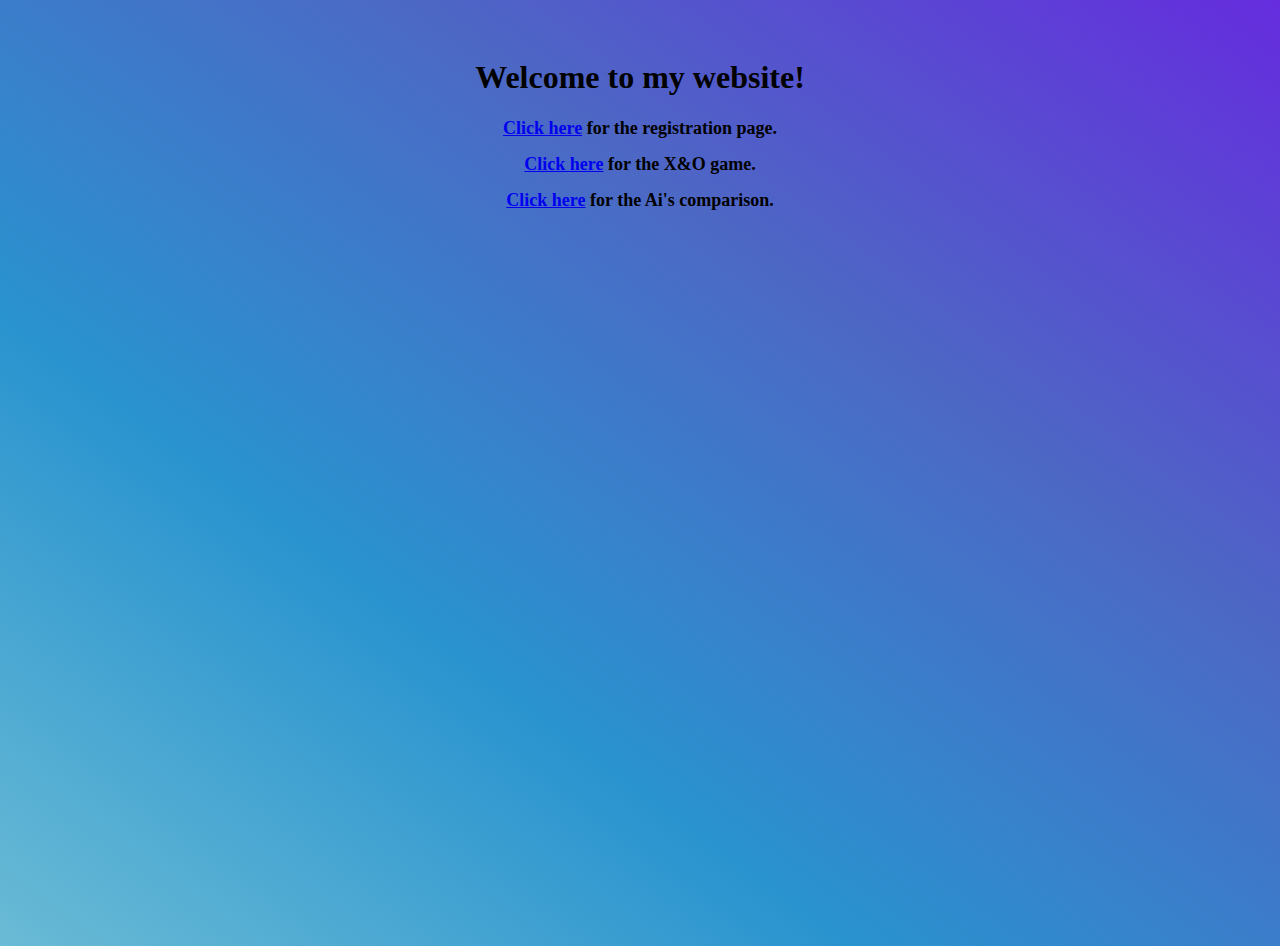
<file: index.html>
<!DOCTYPE html>
<html lang="en">
<head>
    <meta charset="UTF-8">
    <meta name="viewport" content="width=device-width, initial-scale=1.0">
    <title>Shahar</title>
    <link rel="stylesheet" href="index.css">
</head>
<body>
    <h1>Welcome to my website!</h1>
    
    <h2><a href="/registration-page" id="registration-link">Click here</a> for the registration page.</h2>
    <h2><a href="/xo-game" id="xo-link">Click here</a> for the X&O game.</h2>
    <h2><a href="/Ais" id="xo-link">Click here</a> for the Ai's comparison.</h2>
</body>
</html>
</file>
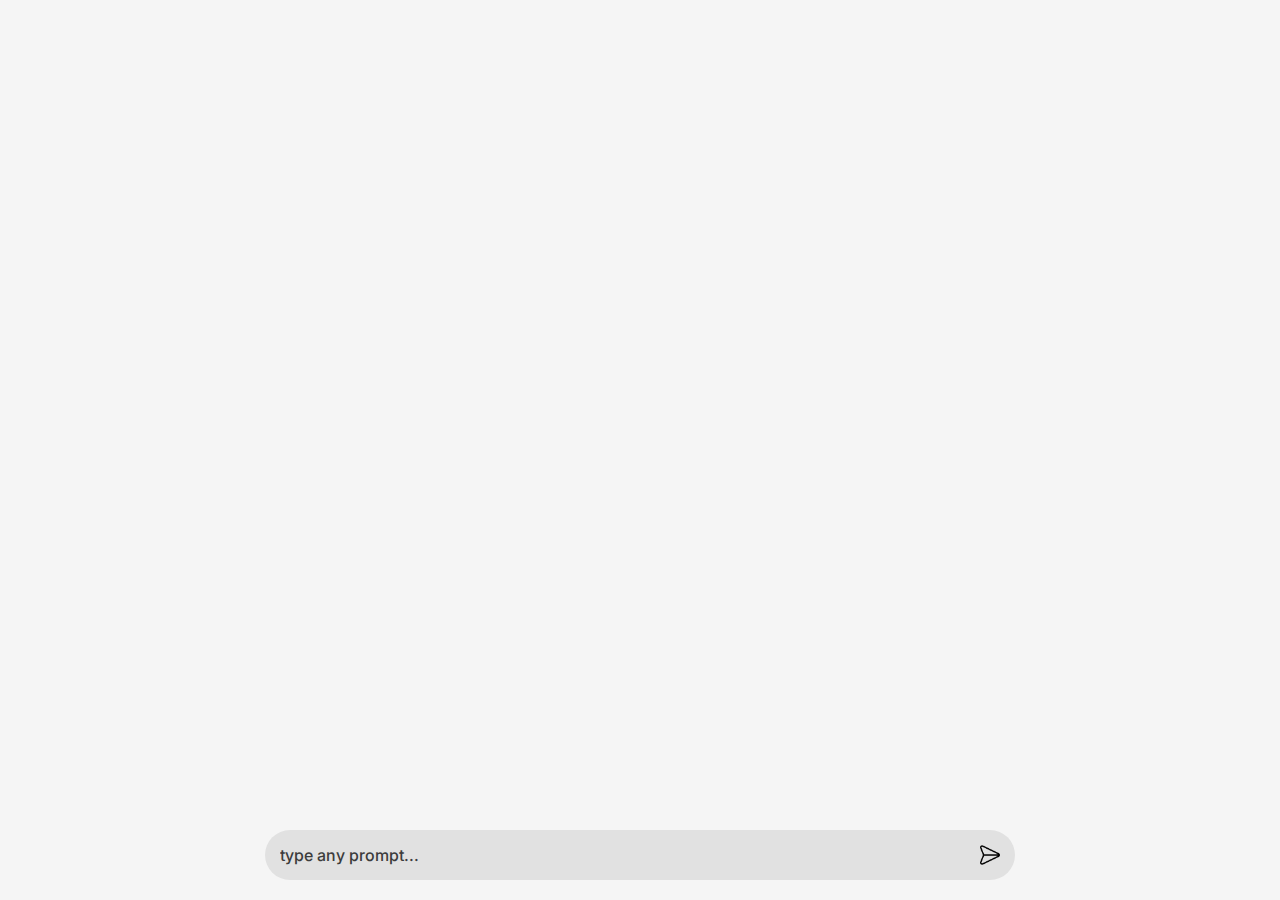
<file: Ais/index.html>
<!DOCTYPE html>
<html lang="en">
<head>
    <meta charset="UTF-8">
    <meta name="viewport" content="width=device-width, initial-scale=1.0">
    <title>Ai comparison</title>
    <link rel="stylesheet" href="index.css">
</head>
<body>
    
    <div id="input-wrapper">
        <input type="text" id="input-bar" placeholder="type any prompt...">
        <button id="send-button"></button>
    </div>
</body>
</html>
</file>
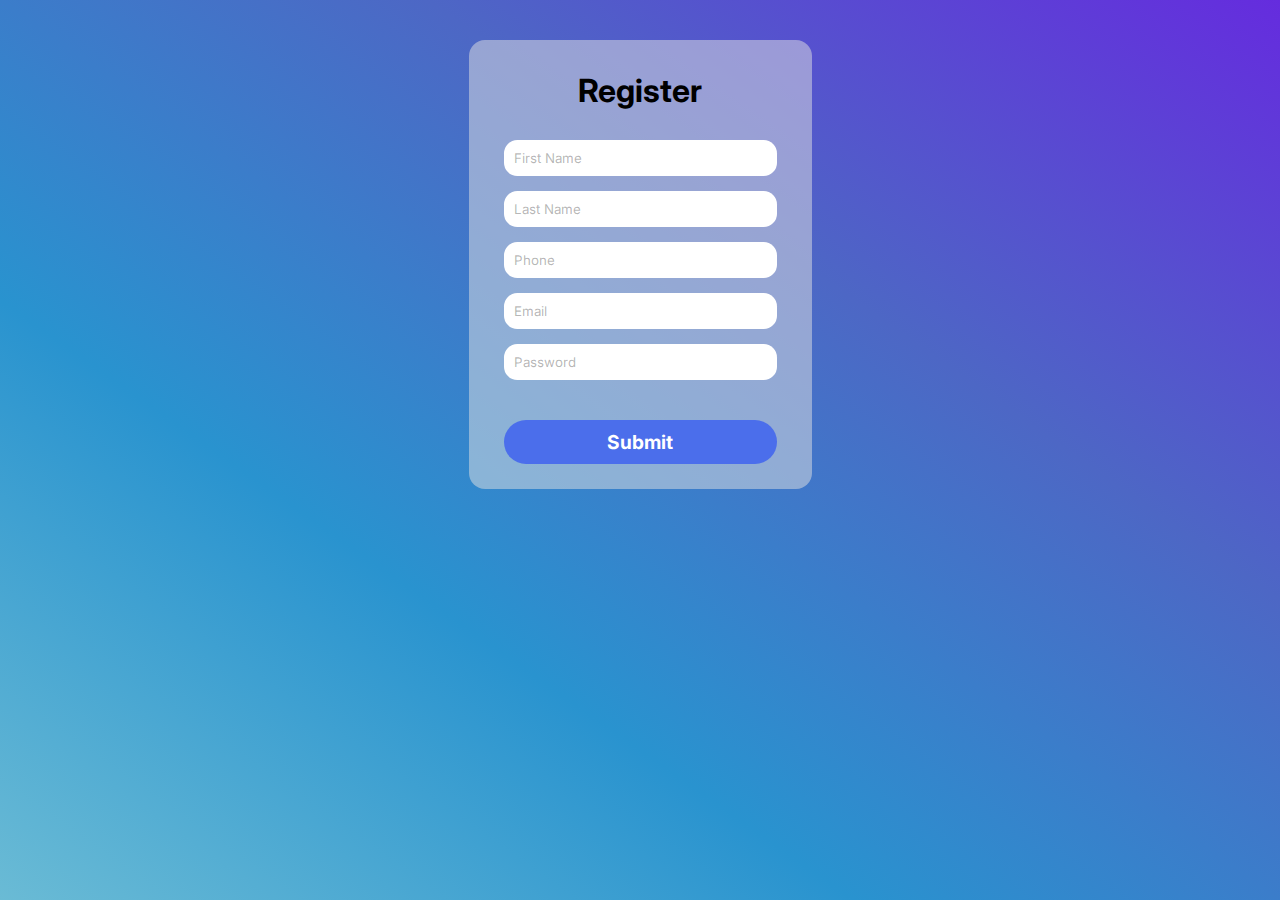
<file: figma-registration-page/index.html>
<!DOCTYPE html>
<html lang="en">
<head>
    <title>Register</title>
    
    <meta charset="UTF-8">
    <meta name="viewport" content="width=device-width, initial-scale=1.0">
    
    <!-- the link to the font "inter" from google -->
    <link rel="preconnect" href="https://fonts.googleapis.com">
    <link rel="preconnect" href="https://fonts.gstatic.com" crossorigin>
    <link href="https://fonts.googleapis.com/css2?family=Inter:wght@100..900&display=swap" rel="stylesheet">

    <link rel="stylesheet" href="register.css">
</head>
    
<body>
    <form id="register-container" action="info-submitted.html">
        <h1 id="header">Register</h1>

        <input type="text", placeholder="First Name", name="fname">
        <input type="text", placeholder="Last Name", name="lname">
        <input type="text", placeholder="Phone", name="phone">
        <input type="email", placeholder="Email", name="email">
        <input type="password", placeholder="Password", name="password">

        <button type="submit", id="sbmt-btn">Submit</button>
    </form>
</body>
</html>
</file>
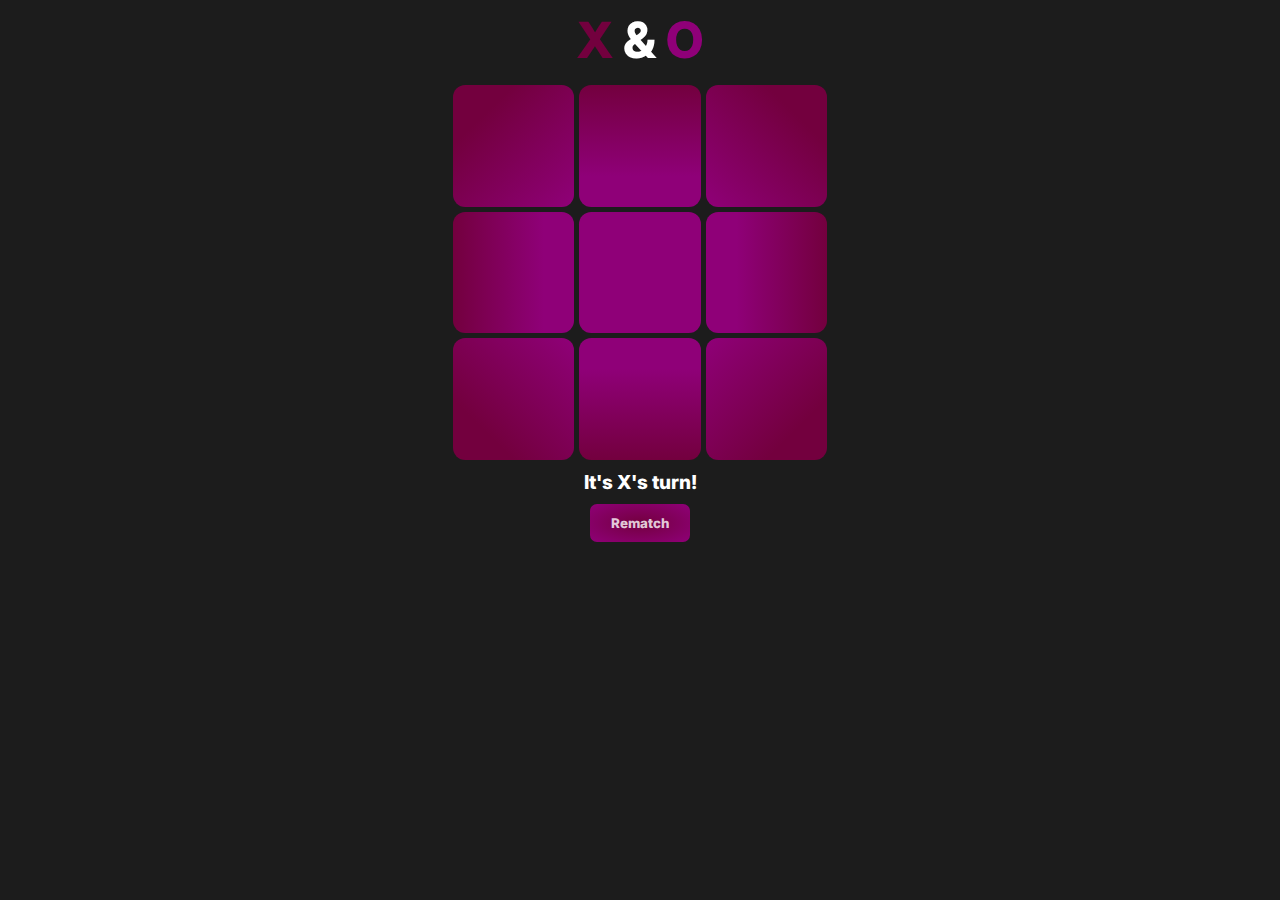
<file: xo-game/index.html>
<!DOCTYPE html>
<html lang="en">
<head>
    <meta charset="UTF-8">
    <meta name="viewport" content="width=device-width, initial-scale=1.0">

    <link rel="stylesheet" href="index.css">
    <script src="index.js"></script>

    <title>X&O Game</title>
</head>
<body>
    <h1> <span id="X">X</span> <span id="and">&</span> <span id="O">O</span> </h1>

    <div class="table">
            <button id="topLeft" onclick="whosTurn('topLeft')"><div></div></button>
            <button id="topMiddle" onclick="whosTurn('topMiddle')"><div></div></button>
            <button id="topRight" onclick="whosTurn('topRight')"><div></div></button>

            <button id="middleLeft" onclick="whosTurn('middleLeft')"><div></div></button>
            <button id="middleMiddle" onclick="whosTurn('middleMiddle')"><div></div></button>
            <button id="middleRight" onclick="whosTurn('middleRight')"><div></div></button>

            <button id="bottomLeft" onclick="whosTurn('bottomLeft')"><div></div></button>
            <button id="bottomMiddle" onclick="whosTurn('bottomMiddle')"><div></div></button>
            <button id="bottomRight" onclick="whosTurn('bottomRight')"><div></div></button>
    </div>

    <p id="turnP">It's X's turn!</p>

    <!-- TODO: make the rematch button enable all the buttons  -->
     <div id="rematch-btn"><button onclick="rematch()">Rematch</button></div>
</body>
</html>
</file>
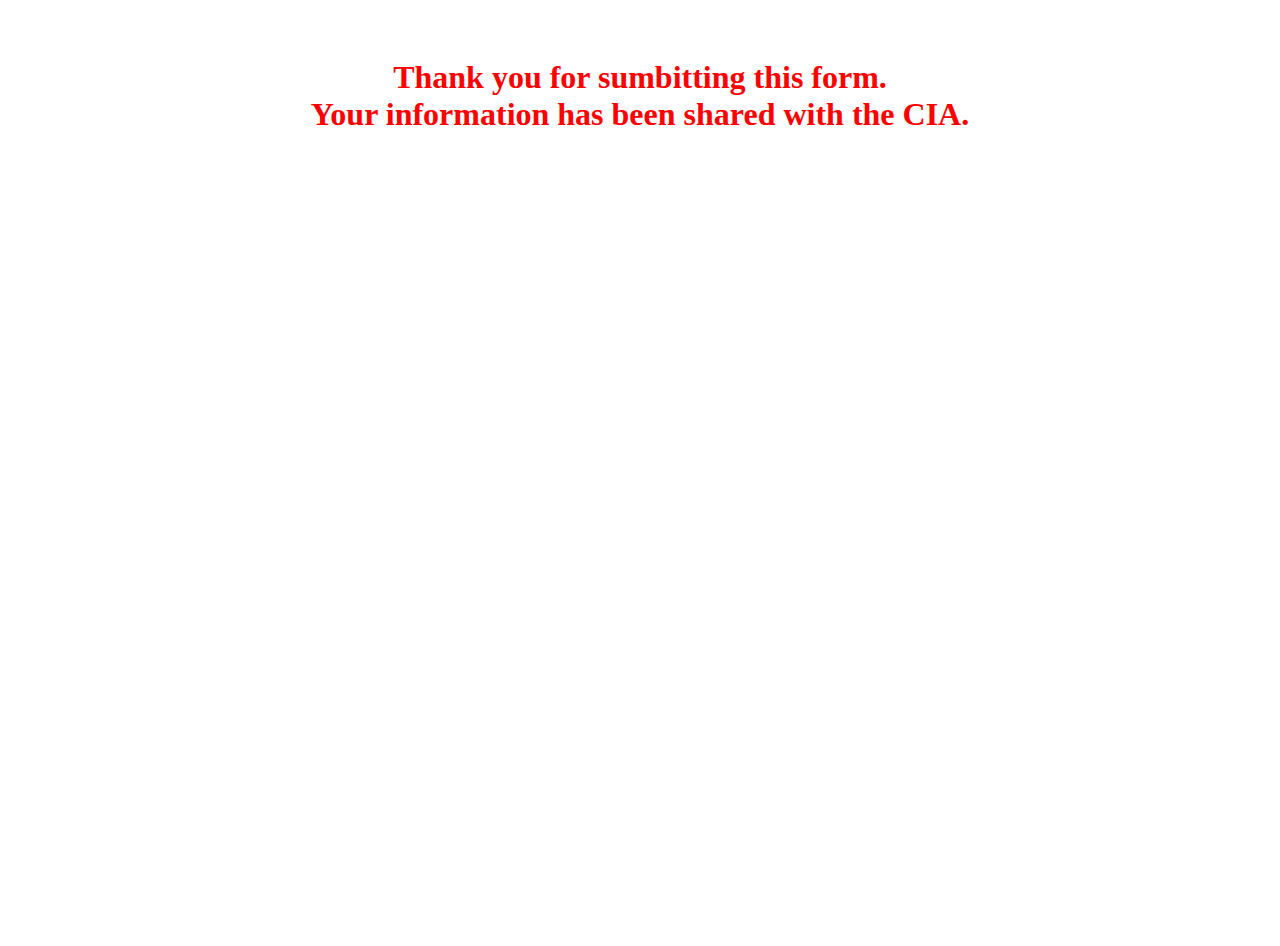
<file: figma-registration-page/info-submitted.html>
<!DOCTYPE html>
<html lang="en">
<head>
    <meta charset="UTF-8">
    <meta name="viewport" content="width=device-width, initial-scale=1.0">
    <link rel="stylesheet" href="info-submitted.css">
    <title>Goverment Tools</title>
</head>
<body>
    <h1>Thank you for sumbitting this form. 
        <br> Your information has been shared with the CIA.</h1>
</body>
</html>
</file>
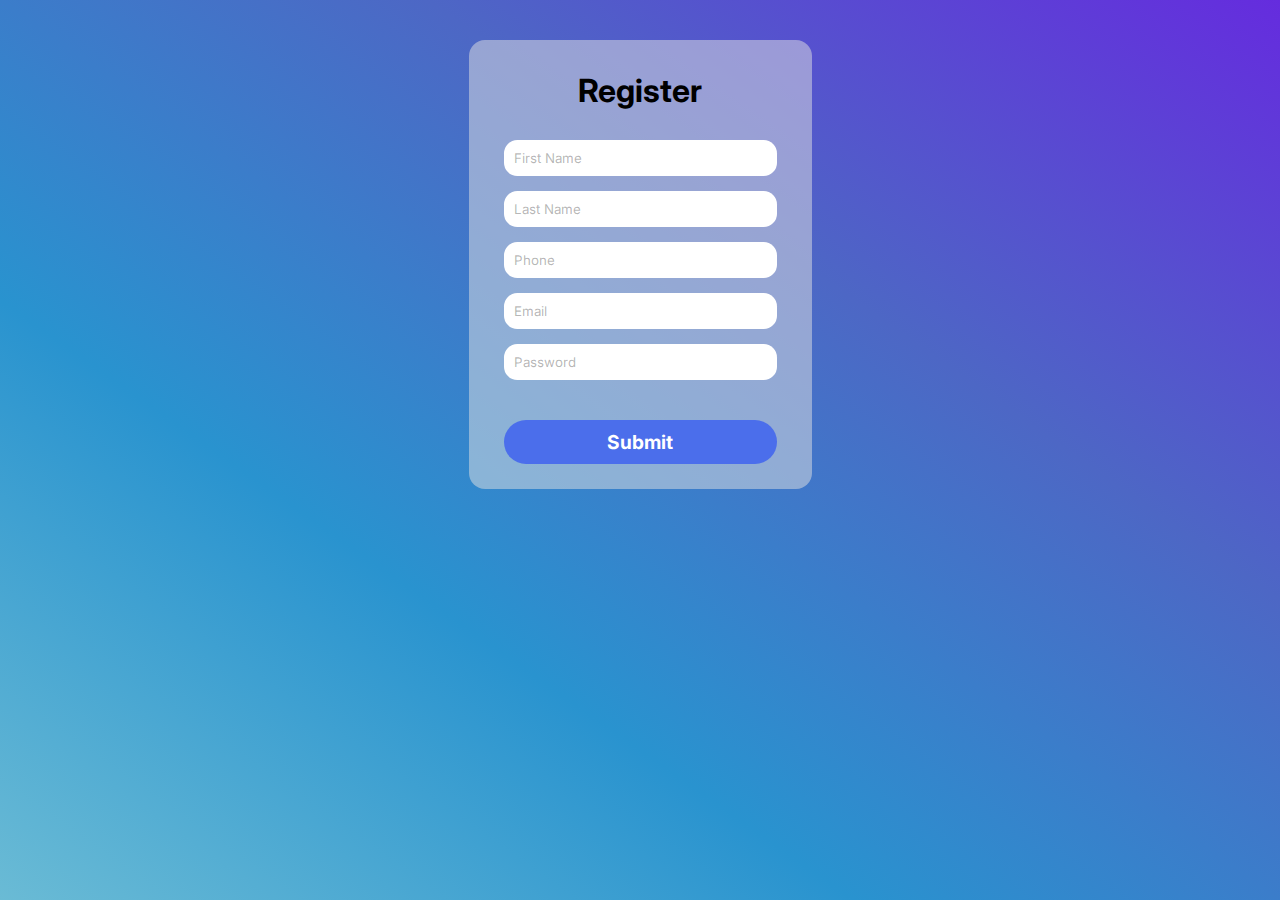
<file: figma-registration-page/register.html>
<!DOCTYPE html>
<html lang="en">
<head>
    <title>Register</title>
    
    <!-- the link to the font "inter" from google -->
    <link rel="preconnect" href="https://fonts.googleapis.com">
    <link rel="preconnect" href="https://fonts.gstatic.com" crossorigin>
    <link href="https://fonts.googleapis.com/css2?family=Inter:wght@100..900&display=swap" rel="stylesheet">

    <link rel="stylesheet" href="register.css">
</head>
    
<body>
    <div id="register-container">
        <h1 id="header">Register</h1>

        <input type="text", placeholder="First Name", name="fname">
        <input type="text", placeholder="Last Name", name="lname">
        <input type="text", placeholder="Phone", name="phone">
        <input type="email", placeholder="Email", name="email">
        <input type="password", placeholder="Password", name="password">

        <button type="submit", id="sbmt-btn">Submit</button>
    </div>
</body>
</html>
</file>
<file: index.css>
body{
    height: 100dvh;
    padding-top: 30px;
    overflow: hidden;
    background-image: linear-gradient(to top right, #6ABBD5, #2993CF, #4D67C5, #652CDE);
}

h1{
    text-align: center;
}

h2{
    text-align: center;
    font-size: large;
}
</file>
<file: Ais/index.css>
@import url('https://fonts.googleapis.com/css2?family=Inter:wght@100..900&display=swap');

*{
    box-sizing: border-box;

    font-family: "Inter", sans-serif;
    font-optical-sizing: auto;
    font-weight: 500;
}

body{
    height: 100dvh;
    width: 100dvw;
    margin: 0;
    padding: 0;

    background-color: #F5F5F5;
}

#input-wrapper{
    position: fixed;
    bottom: 20px;
    left: 50%;
    transform: translateX(-50%);
    width: 750px;
    height: 50px;

    display: flex;
    align-items: center;
    justify-content: center;
    z-index: 1000;
}


#input-bar{
    background-color: #E1E1E1;
    color: #141414;
    font-size: medium;

    outline: none;
    border: none;
    border-radius: 30px;

    width: inherit;
    height: inherit;
    padding: 0 45px 0 15px;

}

#input-bar::placeholder{
    color: #3C3C3C;
    font-weight: 500;
}

#send-button{
    background: url('send-icon.png') no-repeat center center;
    background-size: contain;
    border: none;
    outline: none;

    height: 20px;
    width: 20px;
    position: absolute;
    right: 15px;
    
    cursor: pointer;
}
</file>
<file: figma-registration-page/register.css>
/* @import url('https://fonts.googleapis.com/css2?family=Inter:wght@100..900&display=swap'); */

* {
    box-sizing: border-box;
    font-family: "Inter", sans-serif;
}

#header{
    text-align: center;
    margin-bottom: 30px;
}

body{
    height: 100dvh;
    margin: 0;
    padding-top: 40px;
    background-image: linear-gradient(to top right, #6ABBD5, #2993CF, #4D67C5, #652CDE);
}

#register-container{
    background-color: rgba(225, 225, 225, 50%);
    width: min(calc(100vw - 50px), 343px);
    
    margin: auto;
    padding-top: 10px;
    padding-bottom: 25px;
    padding-inline: 35px;
    
    border: none;
    border-radius: 1em;
}

input{
    width: 100%;
    display: block;
    margin: auto;
    margin-top: 15px;
    padding: 10px;

    border: none;
    border-radius: 1em;
    outline: none;
}

input::placeholder{
    color: rgba(0, 0, 0, 30%);
}

#sbmt-btn{
    display: block;
    width: 100%;
    margin: auto;
    margin-top: 40px;
    padding: 10px;

    border: none;
    border-radius: 2em;

    background-color: #4B6EEB;
    color: white;
    font-size: larger;
    font-weight: bold;
}

#sbmt-btn:hover{
    background-color: #375AD7;
}
</file>
<file: xo-game/index.css>
@import url('https://fonts.googleapis.com/css2?family=Inter:wght@100..900&display=swap');

*{
    box-sizing: border-box;

    font-family: "Inter", sans-serif;
    font-optical-sizing: auto;
    font-weight: 800;
}

body {
    height: 100dvh;
    width: auto;
    margin: 0;
    padding: 0;
    padding-top: 10px;

    background-color: #1C1C1C;
}


h1 {
    text-align: center;
    margin-top: 0;
    margin-bottom: 15px;

    font-size: 50px;
}

h1 #X {
    color: #73003E;
}

h1 #and {
    color: white;
}

h1 #O {
    color: #8F0078;
}


.table {
    margin: auto;
    height: min(calc(100dvh - 40px), 375px);
    width: min(calc(100dvh - 40px), 375px);
    
    display: grid;
    grid-template-columns: 1fr 1fr 1fr;
    grid-template-rows: 1fr 1fr 1fr;
    gap: 5px;
}

.table button {
    border: none;
    border-radius: 10%;
    cursor: pointer;
    color: white;
    padding: 0;
    font-size: 3em;

    transition: scale 200ms;
}

.table button:active{
    scale: 1.02;
}

.table button div.animated{
    animation: flip 1.5s forwards;
}

@keyframes flip {
    to{
        transform: rotateX(360deg);
    }
}

#topLeft {
    background-image: -webkit-repeating-linear-gradient(top left, #73003E, #73003E 25%, #8F0078);
}

#topLeft:hover {
    background-image: -webkit-repeating-linear-gradient(top left, #690034, #690034 25%, #7B0064);
}

#topMiddle {
    background-image: -webkit-repeating-linear-gradient(top, #73003E, #8F0078 75%, #8F0078);
}

#topMiddle:hover {
    background-image: -webkit-repeating-linear-gradient(top, #690034, #7B0064 75%, #7B0064);
}

#topRight {
    background-image: -webkit-repeating-linear-gradient(top right, #73003E, #73003E 25%, #8F0078);
}

#topRight:hover {
    background-image: -webkit-repeating-linear-gradient(top right, #690034, #690034 25%, #7B0064);
}


#middleLeft {
    background-image: -webkit-repeating-linear-gradient(left, #73003E, #8F0078 75%, #8F0078);
}

#middleLeft:hover {
    background-image: -webkit-repeating-linear-gradient(left, #690034, #7B0064 75%, #7B0064);
}

#middleMiddle {
    background-color: #8F0078;
}

#middleMiddle:hover {
    background-color: #7B0064;
}

#middleRight {
    background-image: -webkit-repeating-linear-gradient(right, #73003E, #8F0078 75%, #8F0078);
}

#middleRight:hover {
    background-image: -webkit-repeating-linear-gradient(right, #690034, #7B0064 75%, #7B0064);
}


#bottomLeft {
    background-image: -webkit-repeating-linear-gradient(bottom left, #73003E, #73003E 25%, #8F0078);
}

#bottomLeft:hover {
    background-image: -webkit-repeating-linear-gradient(bottom left, #690034, #690034 25%, #7B0064);
}

#bottomMiddle {
    background-image: -webkit-repeating-linear-gradient(bottom, #73003E, #8F0078 75%, #8F0078);
}

#bottomMiddle:hover {
    background-image: -webkit-repeating-linear-gradient(bottom, #690034, #7B0064 75%, #7B0064);
}

#bottomRight {
    background-image: -webkit-repeating-linear-gradient(bottom right, #73003E, #73003E 25%, #8F0078);
}

#bottomRight:hover {
    background-image: -webkit-repeating-linear-gradient(bottom right, #690034, #690034 25%, #7B0064);
}

#turnP {
    text-align: center;
    color: white;
    font-size: larger;

    margin: auto;
    margin-top: 10px;
}

#rematch-btn{
    text-align: center;
    margin-top: 10px;
    padding: 0;
}

#rematch-btn button{
    height: min(calc(100dvh - 400px), 38px);
    width: min(calc(100dvw - 250px), 100px);

    text-align: center;
    color: rgba(255, 255, 255, 80%);
    border: none;
    border-radius: 7px;

    cursor: pointer;
    background-image: -webkit-repeating-radial-gradient(#73003E, #8F0078);
}

#rematch-btn button:hover{
    background-image: -webkit-repeating-radial-gradient(#690034, #7B0064);
}
</file>
<file: figma-registration-page/info-submitted.css>
@import url('https://fonts.googleapis.com/css2?family=Inter:wght@100..900&display=swap'); */

* {
    box-sizing: border-box;
    font-family: "Inter", sans-serif;
}

h1{
    color: red;
    text-align: center;
}

body{
    height: 100dvh;
    padding-top: 30px;
    overflow: hidden;
}
</file>
